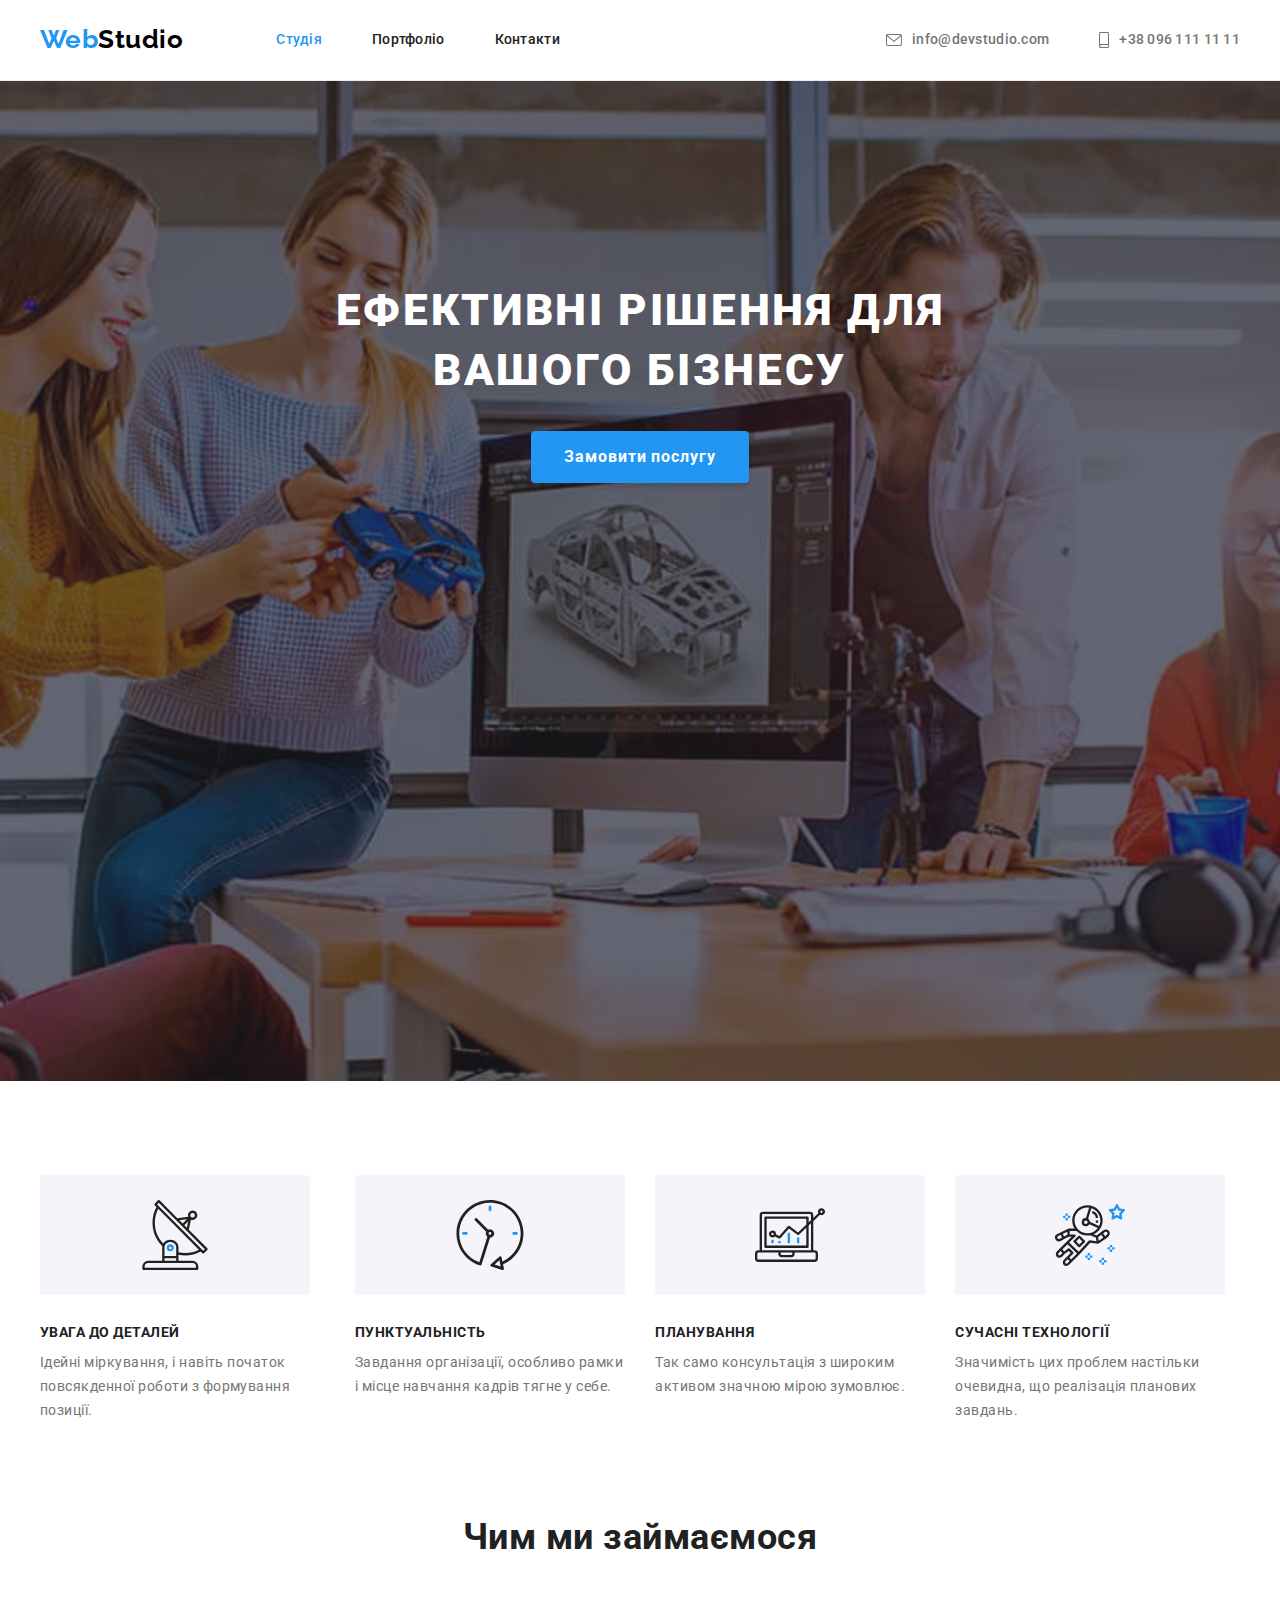
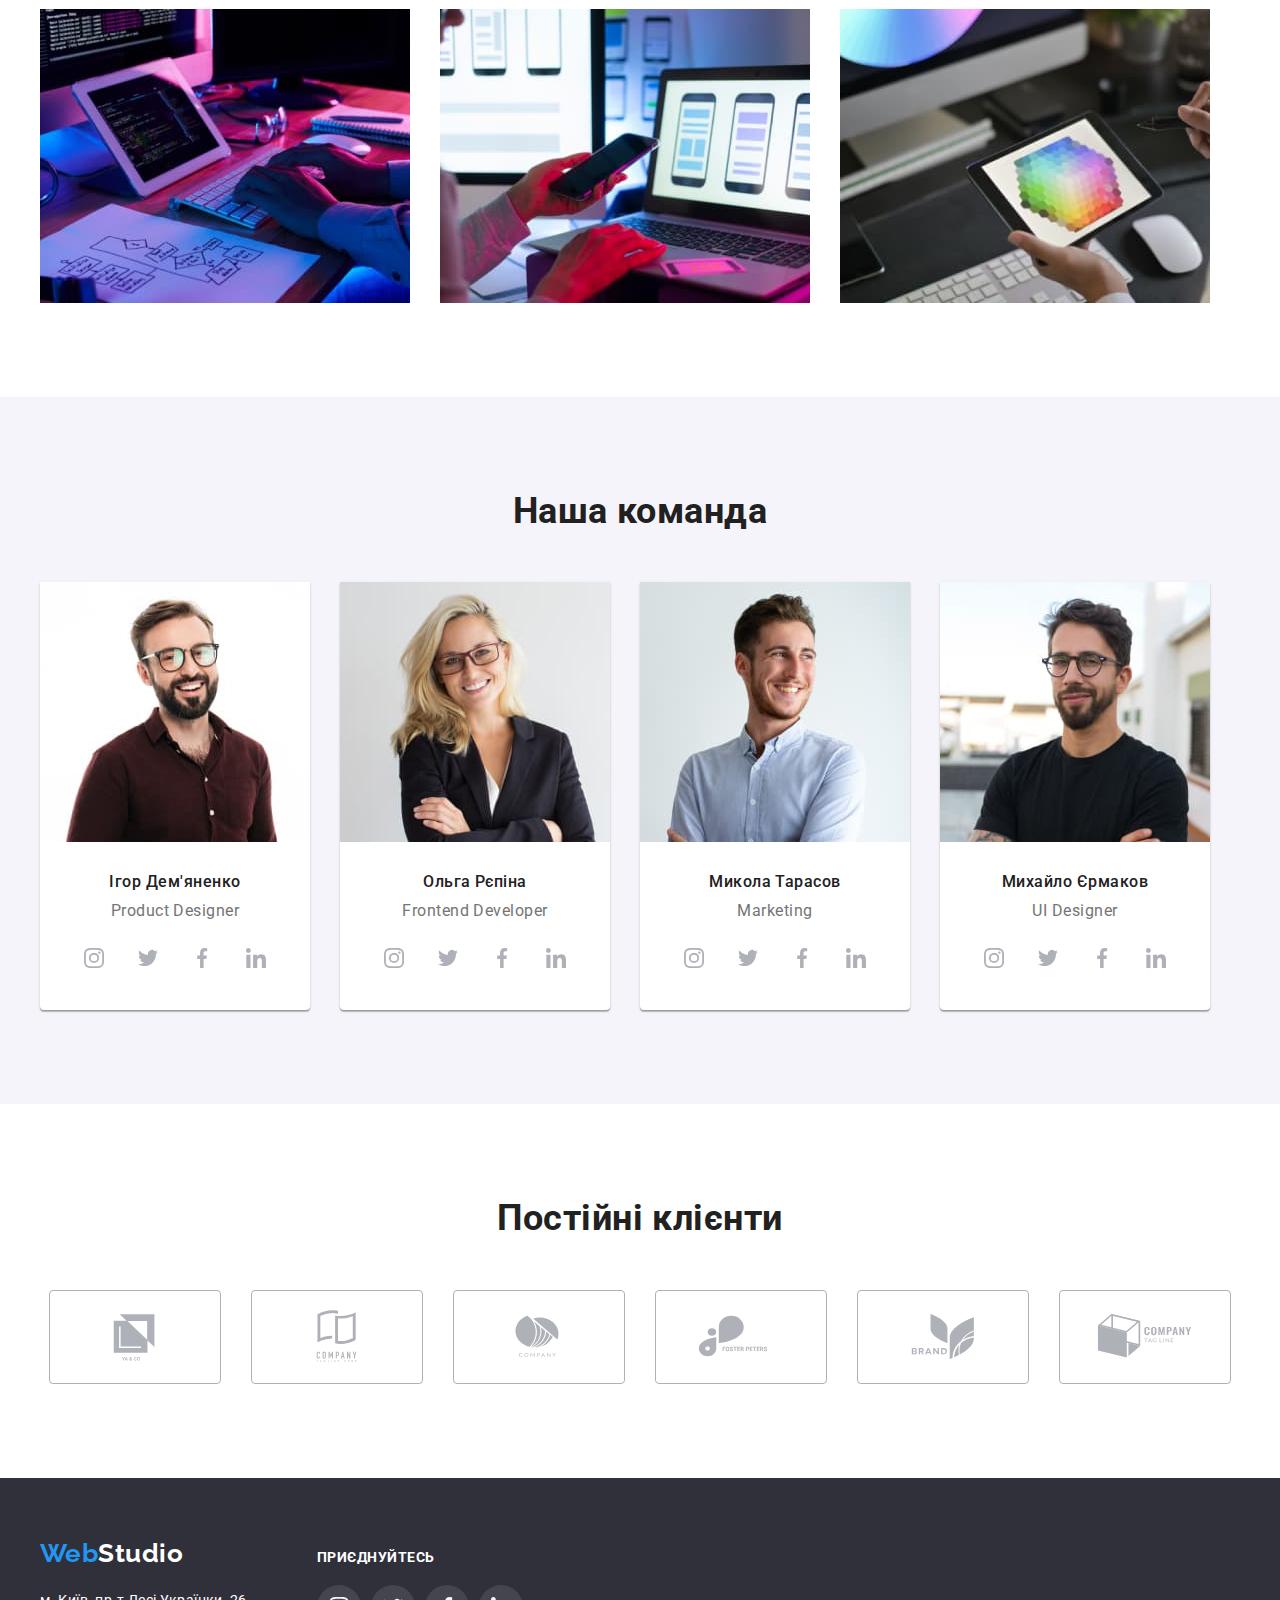
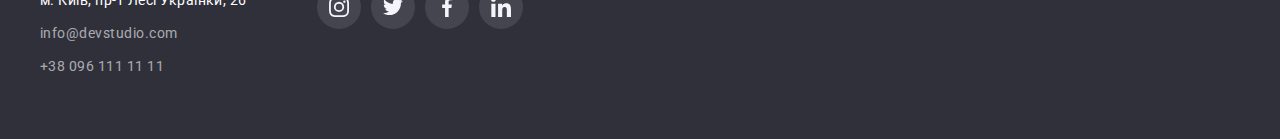
<file: index.html>
<!DOCTYPE html>
<html lang="uk">
<!--HEAD-->
<head>
    <!--HEAD-->
    <meta charset="UTF-8">
    <meta name="viewport" content="width=device-width, initial-scale=1.0">
    <title>WebStudio</title>
    <link rel="preconnect" href="https://fonts.googleapis.com">
    <link rel="preconnect" href="https://fonts.gstatic.com" crossorigin>
    <link href="https://fonts.googleapis.com/css2?family=Oleo+Script&family=Raleway:wght@700&family=Roboto:wght@400;500;700;900&display=swap"
        rel="stylesheet">
    <link rel="stylesheet" href="https://cdnjs.cloudflare.com/ajax/libs/modern-normalize/1.1.0/modern-normalize.min.css"
        integrity="sha512-wpPYUAdjBVSE4KJnH1VR1HeZfpl1ub8YT/NKx4PuQ5NmX2tKuGu6U/JRp5y+Y8XG2tV+wKQpNHVUX03MfMFn9Q=="
        crossorigin="anonymous" referrerpolicy="no-referrer" />
    <link rel="stylesheet" href="./css/styles.css">
</head>
<!--BODY-->
<body>
<!--HEADER-->
    <header class="page-header">
        <div class="container"> 
        <nav class="main-nav">
            <!-- Link to the main page -->
            <a class="logo-header link web" href="./index.html" lang="en">Web<span class="studio-dark">Studio</span></a>
            <!--Menu Nav-->
            <ul class="menu list" >
                <li class="menu-item">
                    <a class="menu-link link current" href="./index.html">Студія</a></li>
                <li class="menu-item">
                    <a class="menu-link link" href="./portfolio.html">Портфоліо</a></li>
                <li class="menu-item">
                    <a class="menu-link link" href="#">Контакти</a></li>
            </ul>
                   </nav>
                <!-- Contacts -->
        <ul class="contacts list">
            <!-- Link to email address -->
           <li class="contact-mail link">
                <a class="contact-link-mail link" 
                href="mailto:info@devstudio.com">
                <svg lang="en" aria-label="envelope icon" class="contact-link-mail-icon contact-icon"> 
                    <use href="./images/svg/icon.svg#icon-envelope"></use>
                </svg>
                info@devstudio.com
                </a>
            </li>
            <!-- Link to phone number -->
           <li class="contact-tel">
             <a class="contact-link-tel link" href="tel:+380961111111">
                <svg lang="en" aria-label="smartphone icon" class="contact-link-tel-icon contact-icon">
                    <use href="./images/svg/icon.svg#icon-smartphone"></use>
                </svg>
                +38 096 111 11 11
             </a>
        </li>
        </ul>
        </div>
    </header>
<!--MAIN-->
    <main>
        <!-- Hero -->
        <section class="hero-section section">
            <div class="container">
            <!--Header name-->
            <h1 class="hero-name">Ефективні рішення для вашого бізнесу</h1>
            <!--Service order button-->
            <button class="button" type="button">Замовити послугу</button>
            </div>
        </section>
        <!--Features-->
        <section class="features-section section">
           <div class="container">
            <h2 class="visually-hidden">Особливості</h2>
            <ul class="features-list list">
                <li class="features-list-items">
                    <div class="features-list-icon">
                        <svg lang="en" aria-label="antenna icon" class="features-icon icon-antenna">
                            <use href="./images/svg/icon.svg#icon-antenna"></use>
                        </svg>
                    </div>
                    <h3 class="features-list-head">Увага до деталей</h3>
                    <p class="features-list-means">Ідейні міркування, і навіть початок повсякденної роботи з формування позиції.</p>
                </li>
                <li class="features-list-items">
                    <div class="features-list-icon">
                        <svg lang="en" aria-label="clock icon" class="features-icon icon-clock">
                            <use href="./images/svg/icon.svg#icon-clock"></use>
                        </svg>
                    </div>
                    <h3 class="features-list-head">Пунктуальність</h3>
                    <p class="features-list-means">Завдання організації, особливо рамки і місце навчання кадрів тягне у себе.</p>
                </li>
                <li class="features-list-items">
                    <div class="features-list-icon">
                        <svg lang="en" aria-label="diagram icon" class="features-icon icon-diagram">
                            <use href="./images/svg/icon.svg#icon-diagram"></use>
                        </svg>
                    </div>
                    <h3 class="features-list-head">Планування</h3>
                    <p class="features-list-means">Так само консультація з широким активом значною мірою зумовлює.</p>
                </li>
                <li class="features-list-items">
                    <div class="features-list-icon">
                        <svg lang="en" aria-label="astronaut icon" class="features-icon icon-astronaut">
                            <use href="./images/svg/icon.svg#icon-astronaut"></use>
                        </svg>
                    </div>
                    <h3 class="features-list-head">Сучасні технології</h3>
                    <p class="features-list-means">Значимість цих проблем настільки очевидна, що реалізація планових завдань.</p>
                </li>
            </ul>
           </div>
                </section>
        <!--Skill-->
        <section class="skill-section section">
            <div class="container">
                <h2 class="skill-name">Чим ми займаємося</h2>
                <ul class="list">
                    <li><img src="./images/Main/programer-working-his-desk-office.jpg" alt="Програміст працює за своїм робочим місцем"
                            width="370"></li>
                    <li><img src="./images/Main/creator-is-working-interface-mobile-phones.jpg"
                            alt="Дизайнер працює над мобільним інтерфейсом" width="370"></li>
                    <li><img src="./images/Main/design-working-colour-selection-graphic-tablet.jpg"
                            alt="Дизайнер вибирає колір на планшеті" width="370"></li>
                </ul>
            </div>
        </section>
        <!--Our team-->
        <section class="our-team section">
            <div class="container">
                <h2 class="our-team-title">Наша команда</h2>
                <ul class="our-team-box list">
                    <li class="our-team-list">
                        <img src="./images/Main/ihor_demyanenko.jpg" alt="Ігор Дем'яненко" width="270">
                        <div class="team-name">
                            <h3 class="team-name-list">Ігор Дем'яненко</h3>
                            <p class="team-name-professions" lang="en">Product Designer</p>
                           <ul class="social-list list">
                            <li class="social-list-item">
                                <a href="#" class="social-list-link">
                                    <svg lang="en" aria-label="instagram icon" class="social-list-icon">
                                        <use href="./images/svg/icon.svg#icon-instagram"></use>
                                    </svg>
                                </a>
                            </li>
                            <li class="social-list-item">
                                <a href="#" class="social-list-link">
                                    <svg lang="en" aria-label="twitter icon" class="social-list-icon">
                                        <use href="./images/svg/icon.svg#icon-twitter"></use>
                                    </svg>
                                </a>
                            </li>
                            <li class="social-list-item">
                                <a href="#" class="social-list-link">
                                    <svg lang="en" aria-label="facebook icon" class="social-list-icon">
                                        <use href="./images/svg/icon.svg#icon-facebook"></use>
                                    </svg>
                                </a>
                            </li>
                            <li class="social-list-item">
                                <a href="#" class="social-list-link">
                                    <svg lang="en" aria-label="linkedin icon" class="social-list-icon">
                                        <use href="./images/svg/icon.svg#icon-linkedin"></use>
                                    </svg>
                                </a>
                            </li>
                           </ul>                           
                        </div>
                    </li>
                    <li class="our-team-list">
                        <img src="./images/Main/olha_repina.jpg" alt="Ольга Рєпіна" width="270">
                        <div class="team-name">
                            <h3 class="team-name-list">Ольга Рєпіна</h3>
                            <p class="team-name-professions" lang="en">Frontend Developer</p>
                                <ul class="social-list list">
                            <li class="social-list-item">
                                <a href="#" class="social-list-link">
                                    <svg lang="en" aria-label="instagram icon" class="social-list-icon">
                                        <use href="./images/svg/icon.svg#icon-instagram"></use>
                                    </svg>
                                </a>
                            </li>
                            <li class="social-list-item">
                                <a href="#" class="social-list-link">
                                    <svg lang="en" aria-label="twitter icon" class="social-list-icon">
                                        <use href="./images/svg/icon.svg#icon-twitter"></use>
                                    </svg>
                                </a>
                            </li>
                            <li class="social-list-item">
                                <a href="#" class="social-list-link">
                                    <svg lang="en" aria-label="facebook icon" class="social-list-icon">
                                        <use href="./images/svg/icon.svg#icon-facebook"></use>
                                    </svg>
                                </a>
                            </li>
                            <li class="social-list-item">
                                <a href="#" class="social-list-link">
                                    <svg lang="en" aria-label="linkedin icon" class="social-list-icon">
                                        <use href="./images/svg/icon.svg#icon-linkedin"></use>
                                    </svg>
                                </a>
                            </li>
                           </ul>
                        </div>
                        
                    </li>
                    <li class="our-team-list">
                        <img src="./images/Main/mykola_tarasov.jpg" alt="Микола Тарасов" width="270">
                        <div class="team-name">
                            <h3 class="team-name-list">Микола Тарасов</h3>
                            <p class="team-name-professions" lang="en">Marketing</p>
                                <ul class="social-list list">
                            <li class="social-list-item">
                                <a href="#" class="social-list-link">
                                    <svg lang="en" aria-label="instagram icon" class="social-list-icon">
                                        <use href="./images/svg/icon.svg#icon-instagram"></use>
                                    </svg>
                                </a>
                            </li>
                            <li class="social-list-item">
                                <a href="#" class="social-list-link">
                                    <svg lang="en" aria-label="twitter icon" class="social-list-icon">
                                        <use href="./images/svg/icon.svg#icon-twitter"></use>
                                    </svg>
                                </a>
                            </li>
                            <li class="social-list-item">
                                <a href="#" class="social-list-link">
                                    <svg lang="en" aria-label="facebook icon" class="social-list-icon">
                                        <use href="./images/svg/icon.svg#icon-facebook"></use>
                                    </svg>
                                </a>
                            </li>
                            <li class="social-list-item">
                                <a href="#" class="social-list-link">
                                    <svg lang="en" aria-label="linkedin icon" class="social-list-icon">
                                        <use href="./images/svg/icon.svg#icon-linkedin"></use>
                                    </svg>
                                </a>
                            </li>
                           </ul>
                        </div>
                        
                    </li>
                    <li class="our-team-list">
                        <img src="./images/Main/myhaylo_ermakov.jpg" alt="Михайло Єрмаков" width="270">
                        <div class="team-name">
                            <h3 class="team-name-list">Михайло Єрмаков</h3>
                            <p class="team-name-professions" lang="en">UI Designer</p>
                <ul class="social-list list">
                            <li class="social-list-item">
                                <a href="#" class="social-list-link">
                                    <svg lang="en" aria-label="instagram icon" class="social-list-icon">
                                        <use href="./images/svg/icon.svg#icon-instagram"></use>
                                    </svg>
                                </a>
                            </li>
                            <li class="social-list-item">
                                <a href="#" class="social-list-link">
                                    <svg lang="en" aria-label="twitter icon" class="social-list-icon">
                                        <use href="./images/svg/icon.svg#icon-twitter"></use>
                                    </svg>
                                </a>
                            </li>
                            <li class="social-list-item">
                                <a href="#" class="social-list-link">
                                    <svg lang="en" aria-label="facebook icon" class="social-list-icon">
                                        <use href="./images/svg/icon.svg#icon-facebook"></use>
                                    </svg>
                                </a>
                            </li>
                            <li class="social-list-item">
                                <a href="#" class="social-list-link">
                                    <svg lang="en" aria-label="linkedin icon" class="social-list-icon">
                                        <use href="./images/svg/icon.svg#icon-linkedin"></use>
                                    </svg>
                                </a>
                            </li>
                </ul>
                        </div>
                    </li>
                </ul>
            </div>
        </section>
    <!-- Regular customers -->
       <section class="regular_clients section">
            <div class="container">
                <h2 class="skill-name">Постійні клієнти</h2>
                <ul class="clients-list list">
                    <li class="clients-list-items">
                        <a href="#" class="clients-list-link">
                            <svg lang="en" aria-label="client #1" class="clients-list-icon">
                                <use href="./images/svg/icon.svg#icon-client-1"></use>
                            </svg>
                        </a>
                    </li>
                    <li class="clients-list-items">
                        <a href="#" class="clients-list-link">
                            <svg  lang="en" aria-label="client #2" class="clients-list-icon">
                                <use href="./images/svg/icon.svg#icon-client-2"></use>
                            </svg>
                        </a>
                    </li>
                    <li class="clients-list-items">
                        <a href="#" class="clients-list-link">
                            <svg  lang="en" aria-label="client #3" class="clients-list-icon">
                                <use href="./images/svg/icon.svg#icon-client-3"></use>
                            </svg>
                        </a>
                    </li>
                    <li class="clients-list-items">
                        <a href="#" class="clients-list-link">
                            <svg  lang="en" aria-label="client #4" class="clients-list-icon">
                                <use href="./images/svg/icon.svg#icon-client-4"></use>
                            </svg>
                        </a>
                    </li>
                    <li class="clients-list-items">
                        <a href="#" class="clients-list-link">
                            <svg  lang="en" aria-label="client #5" class="clients-list-icon">
                                <use href="./images/svg/icon.svg#icon-client-5"></use>
                            </svg>
                        </a>
                    </li>
                    <li class="clients-list-items">
                        <a href="#" class="clients-list-link">
                            <svg  lang="en" aria-label="client #6" class="clients-list-icon">
                                <use href="./images/svg/icon.svg#icon-client-6"></use>
                            </svg>
                        </a>
                    </li>
                </ul>
            </div>
       </section> 
    </main>
<!--FOOTER-->
    <footer class="footer">
        <div class="footer-items container">
        <div class="footer-logo-address">
    <!-- Link to the main page -->          
            <a class="logo-footer logo link web" href="./index.html" lang="en">Web<span class="studio-white">Studio</span></a>
            <address class="address-footer">
                <ul class="footer-list list">
    <!-- Link to address  -->
                    <li class="link-address"><a class="footer-address link" href="https://goo.gl/maps/CPtrU1FHBa2aNyZL9"
                            target="_blank" rel="noopener nofollow noreferrer">м. Київ, пр-т Лесі Українки, 26</a></li>
    <!-- Link to e-mail address -->
                    <li class="link-address"><a class="footer-link link" href="mailto:info@devstudio.com">info@devstudio.com</a>
                    </li>
    <!-- Link to phone number  -->
                    <li class="link-address"><a class="footer-link link" href="tel:+380961111111">+38 096 111 11 11</a></li>
                </ul>
            </address>
        </div>
    <!-- Subscribe -->
        <div class="subscribe-list">
            <p class="footer-link-header">Приєднуйтесь</p>
            <ul class="footer-social-list list">
                <li class="footer-social-list-item">
                    <a href="#" class="footer-social-list-link">
                        <svg lang="en" aria-label="instagram icon" class="footer-social-list-icon">
                            <use href="./images/svg/icon.svg#icon-instagram"></use>
                        </svg>
                    </a>
                </li>
                <li class="footer-social-list-item">
                    <a href="#" class="footer-social-list-link">
                        <svg lang="en" aria-label="twitter icon" class="footer-social-list-icon">
                            <use href="./images/svg/icon.svg#icon-twitter"></use>
                        </svg>
                    </a>
                </li>
                <li class="footer-social-list-item">
                    <a href="#" class="footer-social-list-link">
                        <svg lang="en" aria-label="facebook icon" class="footer-social-list-icon">
                            <use href="./images/svg/icon.svg#icon-facebook"></use>
                        </svg>
                    </a>
                </li>
                <li class="footer-social-list-item">
                    <a href="#" class="footer-social-list-link">
                        <svg lang="en" aria-label="linkedin icon" class="footer-social-list-icon">
                            <use href="./images/svg/icon.svg#icon-linkedin"></use>
                        </svg>
                    </a>
                </li>
            </ul>
        </div>
        </div>
     </footer>
</body>
</html>
</file>
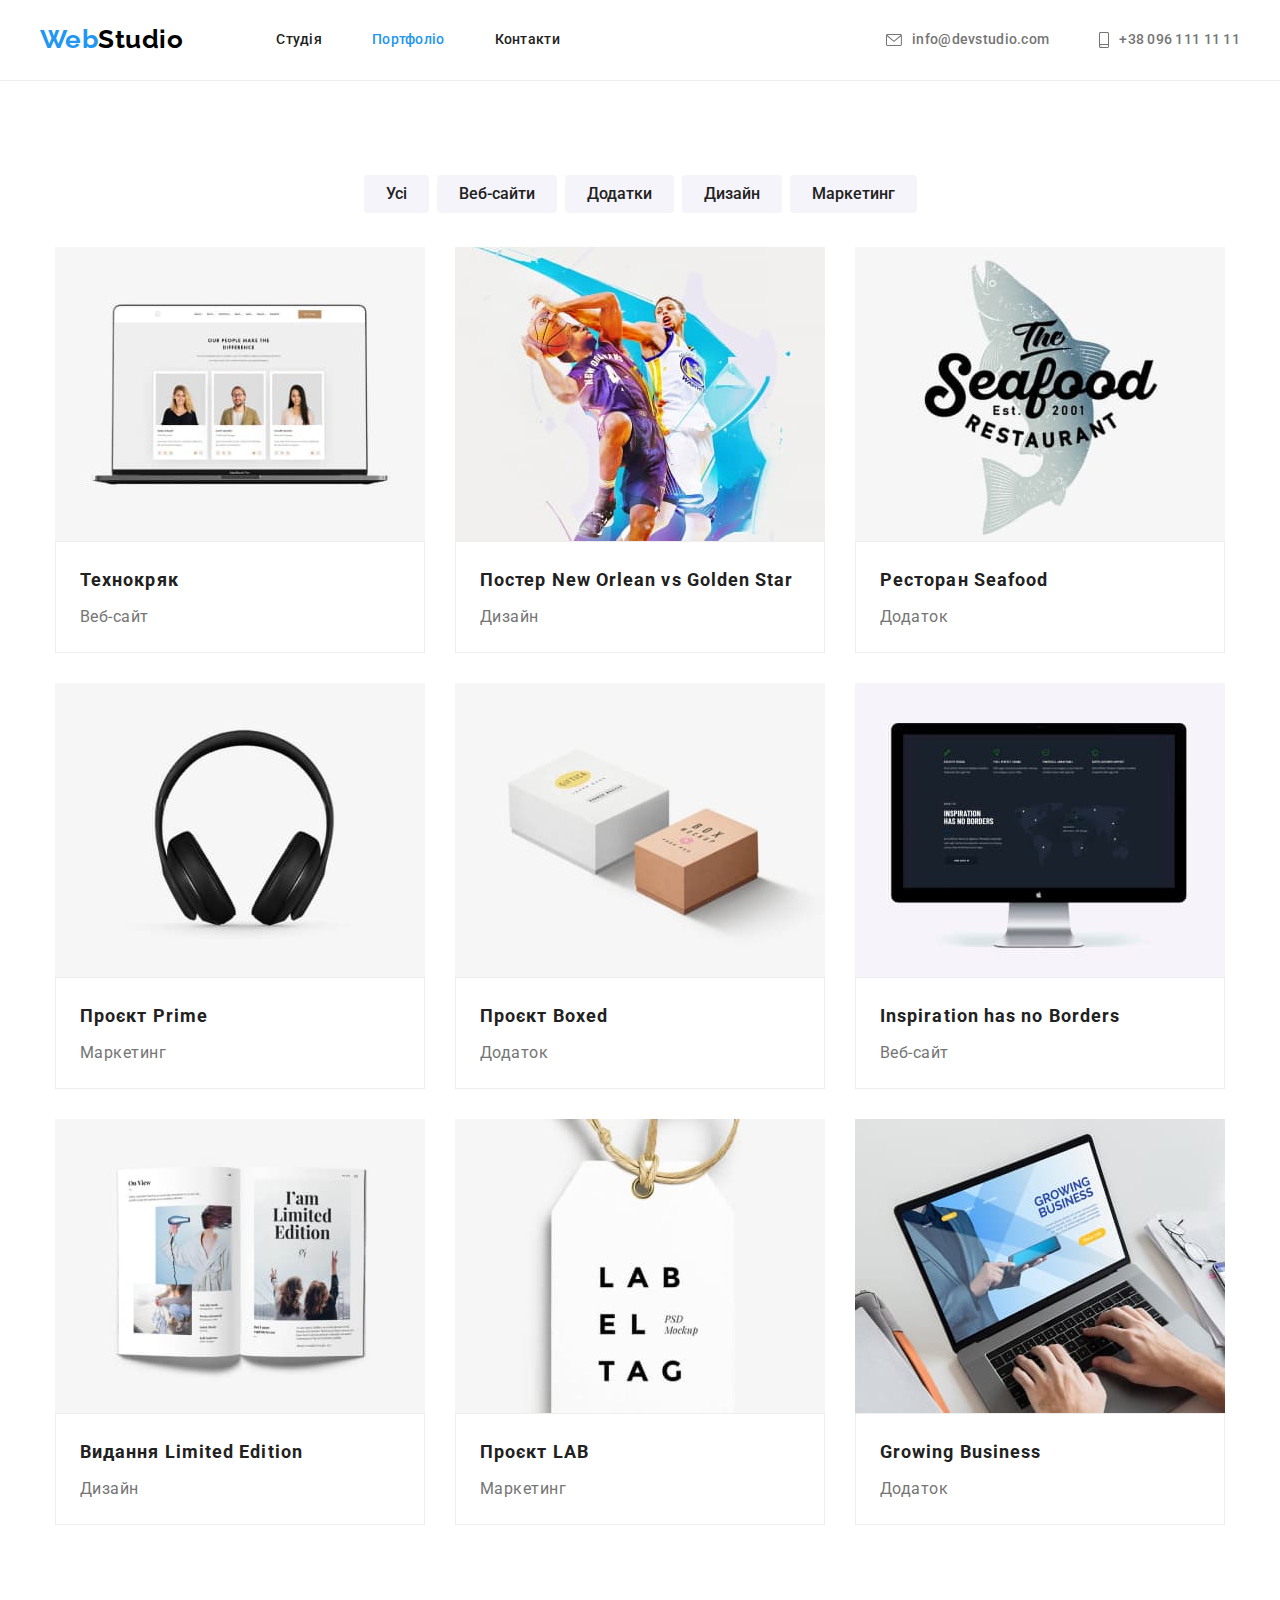
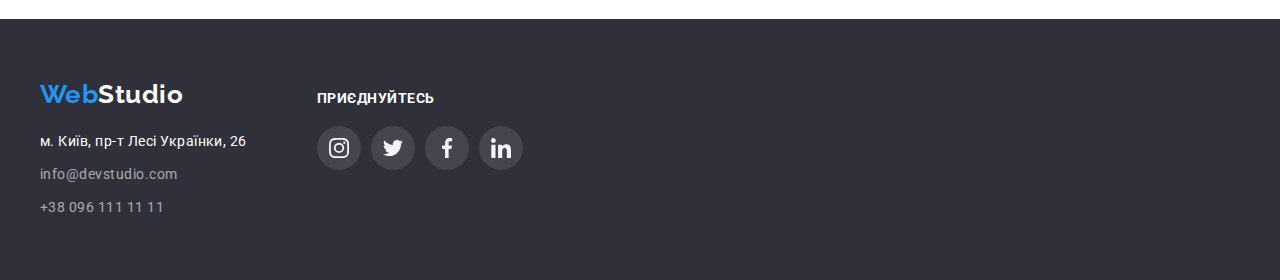
<file: portfolio.html>
<!DOCTYPE html>
<html lang="uk">
<!--HEAD-->
<head>
    <!--HEAD-->
    <meta charset="UTF-8">
    <meta name="viewport" content="width=device-width, initial-scale=1.0">
    <title>WebStudio</title>
    <link rel="preconnect" href="https://fonts.googleapis.com">
    <link rel="preconnect" href="https://fonts.gstatic.com" crossorigin>
    <link
        href="https://fonts.googleapis.com/css2?family=Oleo+Script&family=Raleway:wght@700&family=Roboto:wght@400;500;700;900&display=swap"
        rel="stylesheet">
    <link rel="stylesheet" href="https://cdnjs.cloudflare.com/ajax/libs/modern-normalize/1.1.0/modern-normalize.min.css"
        integrity="sha512-wpPYUAdjBVSE4KJnH1VR1HeZfpl1ub8YT/NKx4PuQ5NmX2tKuGu6U/JRp5y+Y8XG2tV+wKQpNHVUX03MfMFn9Q=="
        crossorigin="anonymous" referrerpolicy="no-referrer" />
    <link rel="stylesheet" href="./css/styles.css">
</head>
<!--BODY-->

<body>
    <!--HEADER-->
    <header class="page-header">
        <div class="container">
            <nav class="main-nav">
                <!-- Link to the main page -->
                <a class="logo-header link web" href="./index.html" lang="en">Web<span class="studio-dark">Studio</span></a>
                <!--Menu Nav-->
                <ul class="menu list">
                    <li class="menu-item">
                        <a class="menu-link link" href="./index.html">Студія</a>
                    </li>
                    <li class="menu-item">
                        <a class="menu-link link current" href="./portfolio.html">Портфоліо</a>
                    </li>
                    <li class="menu-item">
                        <a class="menu-link link" href="#">Контакти</a>
                    </li>
                </ul>
            </nav>
            <!-- Contacts -->
            <ul class="contacts list">
                <!-- Link to email address -->
                <li class="contact-mail link">
                    <a class="contact-link-mail link" href="mailto:info@devstudio.com">
                        <svg lang="en" aria-label="envelope icon" class="contact-link-mail-icon contact-icon">
                            <use href="./images/svg/icon.svg#icon-envelope"></use>
                        </svg>
                        info@devstudio.com
                    </a>
                </li>
                <!-- Link to phone number -->
                <li class="contact-tel">
                    <a class="contact-link-tel link" href="tel:+380961111111">
                        <svg lang="en" aria-label="smartphone icon" class="contact-link-tel-icon contact-icon">
                            <use href="./images/svg/icon.svg#icon-smartphone"></use>
                        </svg>
                        +38 096 111 11 11
                    </a>
                </li>
            </ul>
        </div>
    </header>
    <!--MAIN-->
    <main> 
        <!--Portfolio name-->
     <section class="portfolio-main section">
        <div class="container">
            <h1 class="portfolio-name visually-hidden">Наші роботи</h1>
            <!-- Portfolio filtr -->
            <ul class="portfolio-btn list">
            <li class="btn-filter">
                 <button class="button-filter" type="button">Усі</button>
            </li>
            <li class="btn-filter">
                <button class="button-filter" type="button">Веб-сайти</button>
            </li>
            <li class="btn-filter">
                <button class="button-filter" type="button">Додатки</button>
                
            </li>
            <li class="btn-filter">
               <button class="button-filter" type="button">Дизайн</button>
            </li>
            <li class="btn-filter">
               <button class="button-filter" type="button">Маркетинг</button>
            </li>
            </ul>
            <!-- PORTFOLIO SKILL -->
            <ul class="porfolio-skills list">
            <li class="porfolio-skills-items">
                <a class="porfolio-skills-link link" href="#">
                    <img src="./images/Portfolio/portfolio-001.jpg" alt="Приклад зробленого веб-сайту"  width="370">
                    <div class="porfolio-skills-container">
                        <h2 class="porfolio-skills-header">Технокряк</h2>
                        <p class="porfolio-skills-title">Веб-сайт</p>
                    </div>
                    <!-- <p>
                        Lorem ipsum dolor sit amet, consectetur adipisicing elit. Facilis laudantium inventore sunt, tenetur necessitatibus ut laboriosam at exercitationem minus neque nobis ratione. Veniam praesentium id repudiandae voluptas sit dolore nobis.
                    </p> -->
                </a>
            </li>
            <li class="porfolio-skills-items">
                <a class="porfolio-skills-link link" href="#">
                    <img src="./images/Portfolio/portfolio-002.jpg" alt="Два баскетболіста боряться за мяч" width="370">
                    <div class="porfolio-skills-container">
                        <h2 class="porfolio-skills-header">Постер <span lang="en">New Orlean vs Golden Star</span></h2>
                        <p class="porfolio-skills-title">Дизайн</p>
                    </div>
                    <!-- <p>
                        Lorem ipsum dolor sit amet, consectetur adipisicing elit. Facilis laudantium inventore sunt, tenetur necessitatibus ut laboriosam at exercitationem minus neque nobis ratione. Veniam praesentium id repudiandae voluptas sit dolore nobis.
                    </p> -->
                </a>
            </li>
            <li class="porfolio-skills-items">
                <a class="porfolio-skills-link link" href="#">
                    <img src="./images/Portfolio/portfolio-003.jpg" alt="Назва ресторану Сіфуд на фоні тунця" width="370">
                    <div class="porfolio-skills-container">
                        <h2 class="porfolio-skills-header">Ресторан <span lang="en">Seafood</span></h2>
                        <p class="porfolio-skills-title">Додаток</p>
                    </div>
                    <!-- <p>
                        Lorem ipsum dolor sit amet, consectetur adipisicing elit. Facilis laudantium inventore sunt, tenetur necessitatibus ut
                        laboriosam at exercitationem minus neque nobis ratione. Veniam praesentium id repudiandae voluptas sit dolore nobis.
                    </p> -->
                </a>
            </li>
            <li class="porfolio-skills-items">
                <a class="porfolio-skills-link link" href="#">
                    <img src="./images/Portfolio/portfolio-004.jpg" alt="Накладні наушники" width="370">
                    <div class="porfolio-skills-container">
                        <h2 class="porfolio-skills-header">Проєкт <span lang="en">Prime</span></h2>
                        <p class="porfolio-skills-title">Маркетинг</p>
                    </div>
                    <!-- <p>
                        Lorem ipsum dolor sit amet, consectetur adipisicing elit. Facilis laudantium inventore sunt, tenetur necessitatibus ut laboriosam at exercitationem minus neque nobis ratione. Veniam praesentium id repudiandae voluptas sit dolore nobis.
                    </p> -->
                </a>
            </li>
            <li class="porfolio-skills-items">
                <a class="porfolio-skills-link link" href="#">
                    <img src="./images/Portfolio/portfolio-005.jpg" alt="Дві коробки білого та жовтого кольорів" width="370">
                    <div class="porfolio-skills-container">
                        <h2 class="porfolio-skills-header">Проєкт <span lang="en">Boxed</span></h2>
                        <p class="porfolio-skills-title">Додаток</p>
                    </div>
                    <!-- <p>
                        Lorem ipsum dolor sit amet, consectetur adipisicing elit. Facilis laudantium inventore sunt, tenetur necessitatibus ut laboriosam at exercitationem minus neque nobis ratione. Veniam praesentium id repudiandae voluptas sit dolore nobis.
                    </p> -->
                </a>
            </li>
            <li class="porfolio-skills-items">
                <a class="porfolio-skills-link link" href="#">
                    <img src="./images/Portfolio/portfolio-006.jpg" alt="Монітор Епл зі зображенням веб-сайту" width="370">
                    <div class="porfolio-skills-container">
                        <h2 class="porfolio-skills-header" lang="en">Inspiration has no Borders</h2>
                        <p class="porfolio-skills-title">Веб-сайт</p>
                    </div>
                    <!-- <p>
                        Lorem ipsum dolor sit amet, consectetur adipisicing elit. Facilis laudantium inventore sunt, tenetur necessitatibus ut laboriosam at exercitationem minus neque nobis ratione. Veniam praesentium id repudiandae voluptas sit dolore nobis.
                    </p> -->
                </a>
            </li>
            <li class="porfolio-skills-items">
                <a class="porfolio-skills-link link" href="#">
                    <img src="./images/Portfolio/portfolio-007.jpg" alt="Розкрита книга" width="370">
                    <div class="porfolio-skills-container">
                        <h2 class="porfolio-skills-header">Видання <span lang="en">Limited Edition</span></h2>
                        <p class="porfolio-skills-title">Дизайн</p>
                    </div>
                    <!-- <p>
                        Lorem ipsum dolor sit amet, consectetur adipisicing elit. Facilis laudantium inventore sunt, tenetur necessitatibus ut laboriosam at exercitationem minus neque nobis ratione. Veniam praesentium id repudiandae voluptas sit dolore nobis.
                    </p> -->
                </a>
            </li>
            <li class="porfolio-skills-items">
                <a class="porfolio-skills-link link" href="#">
                    <img src="./images/Portfolio/portfolio-008.jpg" alt="Бірка з написом Лабел Таг" width="370">
                    <div class="porfolio-skills-container">
                        <h2 class="porfolio-skills-header">Проєкт <span lang="en">LAB</span></h2>
                        <p class="porfolio-skills-title">Маркетинг</p>
                    </div>
                    <!-- <p>
                        Lorem ipsum dolor sit amet, consectetur adipisicing elit. Facilis laudantium inventore sunt, tenetur necessitatibus ut laboriosam at exercitationem minus neque nobis ratione. Veniam praesentium id repudiandae voluptas sit dolore nobis.
                    </p> -->
                </a>
            </li>
            <li class="porfolio-skills-items">
                <a class="porfolio-skills-link link" href="#">
                    <img src="./images/Portfolio/portfolio-009.jpg" alt="Ноутбук, на якому загружений додатк" width="370">
                    <div class="porfolio-skills-container">
                        <h2 class="porfolio-skills-header" lang="en">Growing Business</h2>
                        <p class="porfolio-skills-title">Додаток</p>
                    </div>
                    <!-- <p>
                        Lorem ipsum dolor sit amet, consectetur adipisicing elit. Facilis laudantium inventore sunt, tenetur necessitatibus ut laboriosam at exercitationem minus neque nobis ratione. Veniam praesentium id repudiandae voluptas sit dolore nobis.
                    </p> -->
                </a>
            </li>
            </ul>
        </div>
        </section>
    </main>
<!--FOOTER-->
    <footer class="footer">
        <div class="footer-items container">
            <div class="footer-logo-address">
                <!-- Link to the main page -->
                <a class="logo-footer logo link web" href="./index.html" lang="en">Web<span
                        class="studio-white">Studio</span></a>
                <address class="address-footer">
                    <ul class="footer-list list">
                        <!-- Link to address  -->
                        <li class="link-address"><a class="footer-address link" href="https://goo.gl/maps/CPtrU1FHBa2aNyZL9"
                                target="_blank" rel="noopener nofollow noreferrer">м. Київ, пр-т Лесі Українки, 26</a></li>
                        <!-- Link to e-mail address -->
                        <li class="link-address"><a class="footer-link link"
                                href="mailto:info@devstudio.com">info@devstudio.com</a>
                        </li>
                        <!-- Link to phone number  -->
                        <li class="link-address"><a class="footer-link link" href="tel:+380961111111">+38 096 111 11 11</a>
                        </li>
                    </ul>
                </address>
            </div>
            <!-- Subscribe -->
            <div class="subscribe-list">
                <p class="footer-link-header">Приєднуйтесь</p>
                <ul class="footer-social-list list">
                    <li class="footer-social-list-item">
                        <a href="#" class="footer-social-list-link">
                            <svg lang="en" aria-label="instagram icon" class="footer-social-list-icon">
                                <use href="./images/svg/icon.svg#icon-instagram"></use>
                            </svg>
                        </a>
                    </li>
                    <li class="footer-social-list-item">
                        <a href="#" class="footer-social-list-link">
                            <svg lang="en" aria-label="twitter icon" class="footer-social-list-icon">
                                <use href="./images/svg/icon.svg#icon-twitter"></use>
                            </svg>
                        </a>
                    </li>
                    <li class="footer-social-list-item">
                        <a href="#" class="footer-social-list-link">
                            <svg lang="en" aria-label="facebook icon" class="footer-social-list-icon">
                                <use href="./images/svg/icon.svg#icon-facebook"></use>
                            </svg>
                        </a>
                    </li>
                    <li class="footer-social-list-item">
                        <a href="#" class="footer-social-list-link">
                            <svg lang="en" aria-label="linkedin icon" class="footer-social-list-icon">
                                <use href="./images/svg/icon.svg#icon-linkedin"></use>
                            </svg>
                        </a>
                    </li>
                </ul>
            </div>
        </div>
    </footer>
</body>

</html>
</file>
<file: css/styles.css>
:root {
    --primary-font:'Roboto', sans-serif;
    --secondary-font:'Raleway', sans-serif;
    
    --primary-text-color-theme-dark: #FFFFFF;
    --secodary-text-color-theme-dark: #FFFFFF99;
    --primary-text-color-theme-light: #757575;
    --secodary-text-color-theme-light: #212121;
    --footer-link-text-color: rgba(255, 255, 255, 0.6);
    --accent-color: #2196F3;
    --primary-background-color: #FFFFFF;
    --logo-color-dark: #000000;
    --logo-color-light: #FFFFFF;
    --background-color-header-section: #2F303A;
    --backgroud-color-hero: #C4C4C4;
    --background-color-icon: #F5F4FA;
    --background-color-icon-inert: #AFB1B8;
    --background-color-our-team: #F5F4FA;
    --background-color-our-team-list: #FFFFFF;
    --background-color-footer: #2F303A;
    --background-color-active-main-btn: #188CE8;
    --background-color-nonactive-portfolio-btn: #F5F4FA;
    --backgroud-color-social-link: #FFFFFF;
    --color-active-portfolio-btn: #FFFFFF;
    --color-header-border-bottom: #ECECEC;
    --color-porfolio-skills-border: #EEEEEE;

}

h1, h2, h3, p {
   margin-bottom: 0;
   margin-top: 0;
}

ul {
    margin-top: 0;
    margin-bottom: 0;
    padding-left: 0;
}

.link {
    text-decoration: none;
    padding: 0;
    margin: 0;
}
.list {
    list-style: none;
    padding: 0;
    margin: 0;
}
img {
    display: block;
}

button {
    font-family: inherit;
    cursor: pointer;
    
}

body {
    margin: 0;

    font-family: var(--primary-font);
    letter-spacing: 0.03em;
    
    color: var(--primary-text-color-theme-light);
    background-color: var(--primary-background-color);
}

h2, h3, .menu-link {
    color: var(--secodary-text-color-theme-light);
}

.section {
    padding-top: 94px;
    padding-bottom: 94px;
}

.container {
     width: 1200px;
    padding-left: 15px;
    padding-right: 15px;
    margin-left: auto;
    margin-right: auto;    
}

.visually-hidden {
    position: absolute;
    white-space: nowrap;
    width: 1px;
    height: 1px;
    overflow: hidden;
    border: 0;
    padding: 0;
    clip: rect(0 0 0 0);
    clip-path: inset(50%);
    margin: -1px;
}


/* ===================HEADER=================== */
/* logo */
.page-header .container,
.main-nav,
.menu,
.contacts {
    display: flex;
    align-items: center;
    justify-content: space-around;
}

.page-header {
    border-bottom: 1px solid var(--color-header-border-bottom);
}

.logo-header {
        margin-right: 93px;
        padding-top: 24px;
        padding-bottom: 25px;

        font-family: var(--secondary-font);
        font-weight: 700;
        font-size: 26px;
        line-height: 1.19;
            
        color: var(--accent-color);
}

.studio-dark {
        color: var(--logo-color-dark);
}

/* Site-nav */

.menu-item:not(:last-child), .contact-mail:not(:last-child) {
    margin-right: 50px;
}

.menu-link, .contact-link-mail,
.contact-link-tel {
    display: flex;
    padding-top: 32px;
    padding-bottom: 32px;
}

.menu,
.contacts {
        font-weight: 500;
        font-size: 14px;
        line-height: 1.14;
        letter-spacing: 0.02em;
}

.contact-link-mail, .contact-link-tel {
    color: var(--primary-text-color-theme-light);
    fill: currentColor;
    align-items: center;
}

.menu-link:hover,
.menu-link:focus,
.contact-link-mail:hover,
.contact-link-tel:hover,
.contact-link-mail:focus,
.contact-link-tel:focus,
.footer-address:hover,
.footer-address:focus,
.footer-link:hover,
.footer-link:focus,
.current {
   color: var(--accent-color);  
}

/*Contacts */
.contacts {
    margin-left: auto;
}

.contact-icon {
    display: flex;
    align-items: center;
    justify-content: center;
    margin-right: 10px;
}

.contact-link-mail-icon {
    width: 16px;
    height: 12px;
}

.contact-link-tel-icon {
    width: 10px;
    height: 16px;
}
 
/* .contact-link-mail:hover .contact-link-mail-icon,
.contact-link-tel:hover .contact-link-tel-icon,
.contact-link-mail:focus .contact-link-mail-icon,
.contact-link-tel:focus .contact-link-tel-icon {
    fill: var(--accent-color);
} */

 /* ===================MAIN PAGE=================== */

/* ===================/HEADER=================== */
/* ===================HERO-SECTION=================== */
.hero-section {
    max-width:  1600px;
    min-height: 600px;
    margin-left: auto;
    margin-right: auto;
    background-image:  linear-gradient(
        rgba(47, 48, 58, 0.4),
        rgba(47, 48, 58, 0.4)),
        url(../images/Main/bg_hero.jpg);
    background-repeat: no-repeat;
    background-position: center;
    background-size: cover;


    background-color: var(--backgroud-color-hero);
    text-align: center;
    padding-top: 200px;
    padding-bottom: 200px;
    }

.hero-name {
    margin-top: 0;
    margin-bottom: 30px;
    display: block;
    width: 696px;
    margin-left: auto;
    margin-right: auto;

    font-family: var(--primary-font);
    font-weight: 900;
    font-size: 44px;
    line-height: 1.36;
    
    letter-spacing: 0.06em;
    text-transform: uppercase;

    color: var(--primary-text-color-theme-dark);
}

.button {
        font-weight: 700;
        font-size: 16px;
        line-height: 1.88;
        letter-spacing: 0.06em;
        
        color: var(--primary-text-color-theme-dark);

        background: var(--accent-color);
        box-shadow: 0px 4px 4px rgba(0, 0, 0, 0.15);
        border-radius: 4px;
      
        display: inline-block;
        align-items: center;
        
        border: 1px solid transparent;

        min-width: 216px;
        padding: 10px 32px;
        /* height: 50px; */
        margin: auto;
    }

.button:hover,
.button:focus {
    background: var(--background-color-active-main-btn);
}
/* ===================/HERO-SECTION=================== */
/* ===================FEATURES-SECTION=================== */

.features-section.section {
    padding-bottom: 0;
}

.features-list {
    display: flex;
    justify-content: center;
    column-gap: 30px;
}
 .features-list-head {
     font-weight: 700;
     font-size: 14px;
     line-height: 1.14;
     text-transform: uppercase;
     margin-bottom: 10px;
 }

 .features-list-means {
     font-size: 14px;
     line-height: 1.71;
 }

 .features-list-icon {
    display: flex;
    align-items: center;
    justify-content: center;
    width: 270px;
    height: 120px;
    background: var(--background-color-icon);
    border-radius: 4px;
    margin-bottom: 30px;
 }
.features-icon {
    width: 70px;
    height: 70px;    
}

/* ===================/FEATURES-SECTION=================== */
/* ===================SKILL-SECTION=================== */
.skill-name {
        font-weight: 700;
        font-size: 36px;
        line-height: 1.16;
        text-align: center;
        margin-bottom: 50px;
}

.skill-section .list {
    display: flex;
    flex-wrap: wrap;
    gap: 30px;
}
/* ===================/SILL-SECTION=================== */
/* ===================OUR TEAM-SECTION=================== */
.our-team-title {
        font-weight: 700;
        font-size: 36px;
        line-height: 1.16;
        text-align: center;
        margin-bottom: 50px;
 }
        .our-team {
            background-color: var(--background-color-our-team);
        }

        .our-team-list {
            background-color: var(--background-color-our-team-list);
            
            box-shadow: 0px 1px 3px 
            rgba(0, 0, 0, 0.12), 0px 1px 1px
            rgba(0, 0, 0, 0.14), 0px 2px 1px 
            rgba(0, 0, 0, 0.2);
            border-radius: 0px 0px 4px 4px;
        }

.team-name {
        padding: 30px;
    }

.team-name-list {
            font-weight: 500;
            font-size: 16px;
            line-height: 1.19;
            text-align: center;
            margin-bottom: 10px;
}
.team-name-professions {
            font-size: 16px;
            line-height: 1.19;
            text-align: center;
            margin-bottom: 16px;
 }

.our-team-box {
            display: flex;
            flex-wrap: wrap;
            gap: 30px;    
 }

 .social-list {
    display: flex;
    justify-content: center;
    column-gap: 10px;
 }

.social-list-link {
    display: flex;
    align-items: center;
    justify-content: center;
    width: 44px;
    height: 44px;
    border-radius: 50%;
    background: var(--backgroud-color-social-link);

}

.social-list-link:hover,
.social-list-link:focus {
    background-color: var(--accent-color);
    
}

.social-list-icon {
    width: 20px;
    height: 20px;
    fill: var(--background-color-icon-inert);
}

.social-list-link:hover .social-list-icon,
.social-list-link:focus .social-list-icon {
    fill: var(--background-color-icon);
}
/* ===================/OUR TEAM-SECTION=================== */

 /* ===================Regular customers=================== */

 .clients-list {
    display: flex;
    justify-content: center;
    column-gap: 30px;
}

.clients-list-link {
    display: flex;
    align-items: center;
    justify-content: center;
    width: 170px;
    height: 92px;
    border: 1px solid var(--background-color-icon-inert);
    border-radius: 4px;
}

.clients-list-icon {
    width: 106px;
    height: 60px;
    fill: var(--background-color-icon-inert);
}

.clients-list-link:hover,
.clients-list-link:focus {
    border: 1px solid var(--accent-color);
}

.clients-list-link:hover .clients-list-icon,
.clients-list-link:focus .clients-list-icon {
    fill: var(--accent-color);
}

 /* ===================/Regular customers=================== */

/* ===================FOOTER=================== */

.footer {
        padding-top: 60px;
        padding-bottom: 60px;
        
    background-color: var(--background-color-footer);
}

.footer-items {
    display: flex;
    column-gap: 70px;
    align-items: baseline;
    }

.studio-white {
    color: var(--logo-color-light);
}

.logo-footer {
        font-family: var(--secondary-font);
        font-weight: 700;
        font-size: 26px;
        line-height: 1.19;
    
        color: var(--accent-color);

}

.address-footer {
    margin-top: 20px;
}

.footer-list {
    font-size: 14px;
    line-height: 1.71;
    font-style: normal;
     
}
.link-address:not(:last-child) {
    margin-bottom: 9px;
}

.footer-address {
        color: var(--primary-text-color-theme-dark);
}
.footer-link {
        color: var(--footer-link-text-color);
}

/* ===================Subscribe=================== */




.footer-link-header {
        font-size: 14px;
        font-weight: 700;
        text-transform: uppercase;
        margin-bottom: 20px;
    
        color: var(--primary-text-color-theme-dark);         
}

.footer-social-list {
     display: flex;
     justify-content: center;
     column-gap: 10px;
 }

 .footer-social-list-link {
     display: flex;
     align-items: center;
     justify-content: center;
     width: 44px;
     height: 44px;
     border-radius: 50%;
     background: rgba(255, 255, 255, 0.1);

 }

 .footer-social-list-link:hover,
 .footer-social-list-link:focus {
     background-color: var(--accent-color);
 }

 .footer-social-list-icon {
     width: 20px;
     height: 20px;
     fill: var(--background-color-icon);
 }

/* ===================/Subscribe=================== */
/* ===================/FOOTER=========+++========== */
/* ===================/MAIN PAGE=================== */

/* ===================PORTFOLIO PAGE=================== */
.portfolio-main .list {
    display: flex;
    flex-wrap: wrap;
        align-items: center;
    justify-content: center;
}

/* ===================Portfolio filtr=================== */
/* .visually-hidden {
    position: absolute;
    white-space: nowrap;
    width: 1px;
    height: 1px;
    overflow: hidden;
    border: 0;
    padding: 0;
    clip: rect(0 0 0 0);
    clip-path: inset(50%);
    margin: -1px;
} */

.portfolio-btn {
    margin-bottom: 34px;
    gap: 8px;
}

.button-filter {
       padding: 6px 22px;
       display: inline-block;
        
       border: none;
       font-weight: 500;
       font-size: 16px;
       line-height: 1.62;
       text-align: center;
       
       color: var(--secodary-text-color-theme-light);
       background-color: var(--background-color-nonactive-portfolio-btn);
       border-radius: 4px;
}


.button-filter:hover,
.button-filter:focus {
        padding: 6px 25px;

        color: var(--color-active-portfolio-btn);
        background: var(--accent-color);
        box-shadow: 0px 3px 1px rgba(0, 0, 0, 0.1),
         0px 1px 2px rgba(0, 0, 0, 0.08),
          0px 2px 2px rgba(0, 0, 0, 0.12);
        border-radius: 4px;
}
porfolio-skills-link
.button:hover,
.button:focus {
    background: var(--background-color-active-main-btn); */
}
/* ===================PORTFOLIO SKILL=================== */


.porfolio-skills {
        gap: 30px;
}

.porfolio-skills-items {
    width: 370px;    

    background: var(--primary-background-color);
           
}

.porfolio-skills-link {
    display: block;
}

.porfolio-skills-link:hover,
.porfolio-skills-link:focus {
    box-shadow: 
    0px 1px 1px rgba(0, 0, 0, 0.12),
    0px 4px 4px rgba(0, 0, 0, 0.06),
    1px 4px 6px rgba(0, 0, 0, 0.16);
}

.porfolio-skills-header {
        margin-bottom: 4px;

        font-weight: 700;
        font-size: 18px;
        line-height: 2.00;
        letter-spacing: 0.06em;
        color: var(--secodary-text-color-theme-light);
}

.porfolio-skills-title {
        font-size: 16px;
        line-height: 1.88;
           
        color: var(--primary-text-color-theme-light);
}

.porfolio-skills-container {
    padding: 20px 24px;
    border: 1px solid var(--color-porfolio-skills-border);
}

       
        
        
        
        
/* ===================/PORTFOLIO SKILL=================== */

/* ===================/PORTFOLIO PAGE=================== */
</file>
